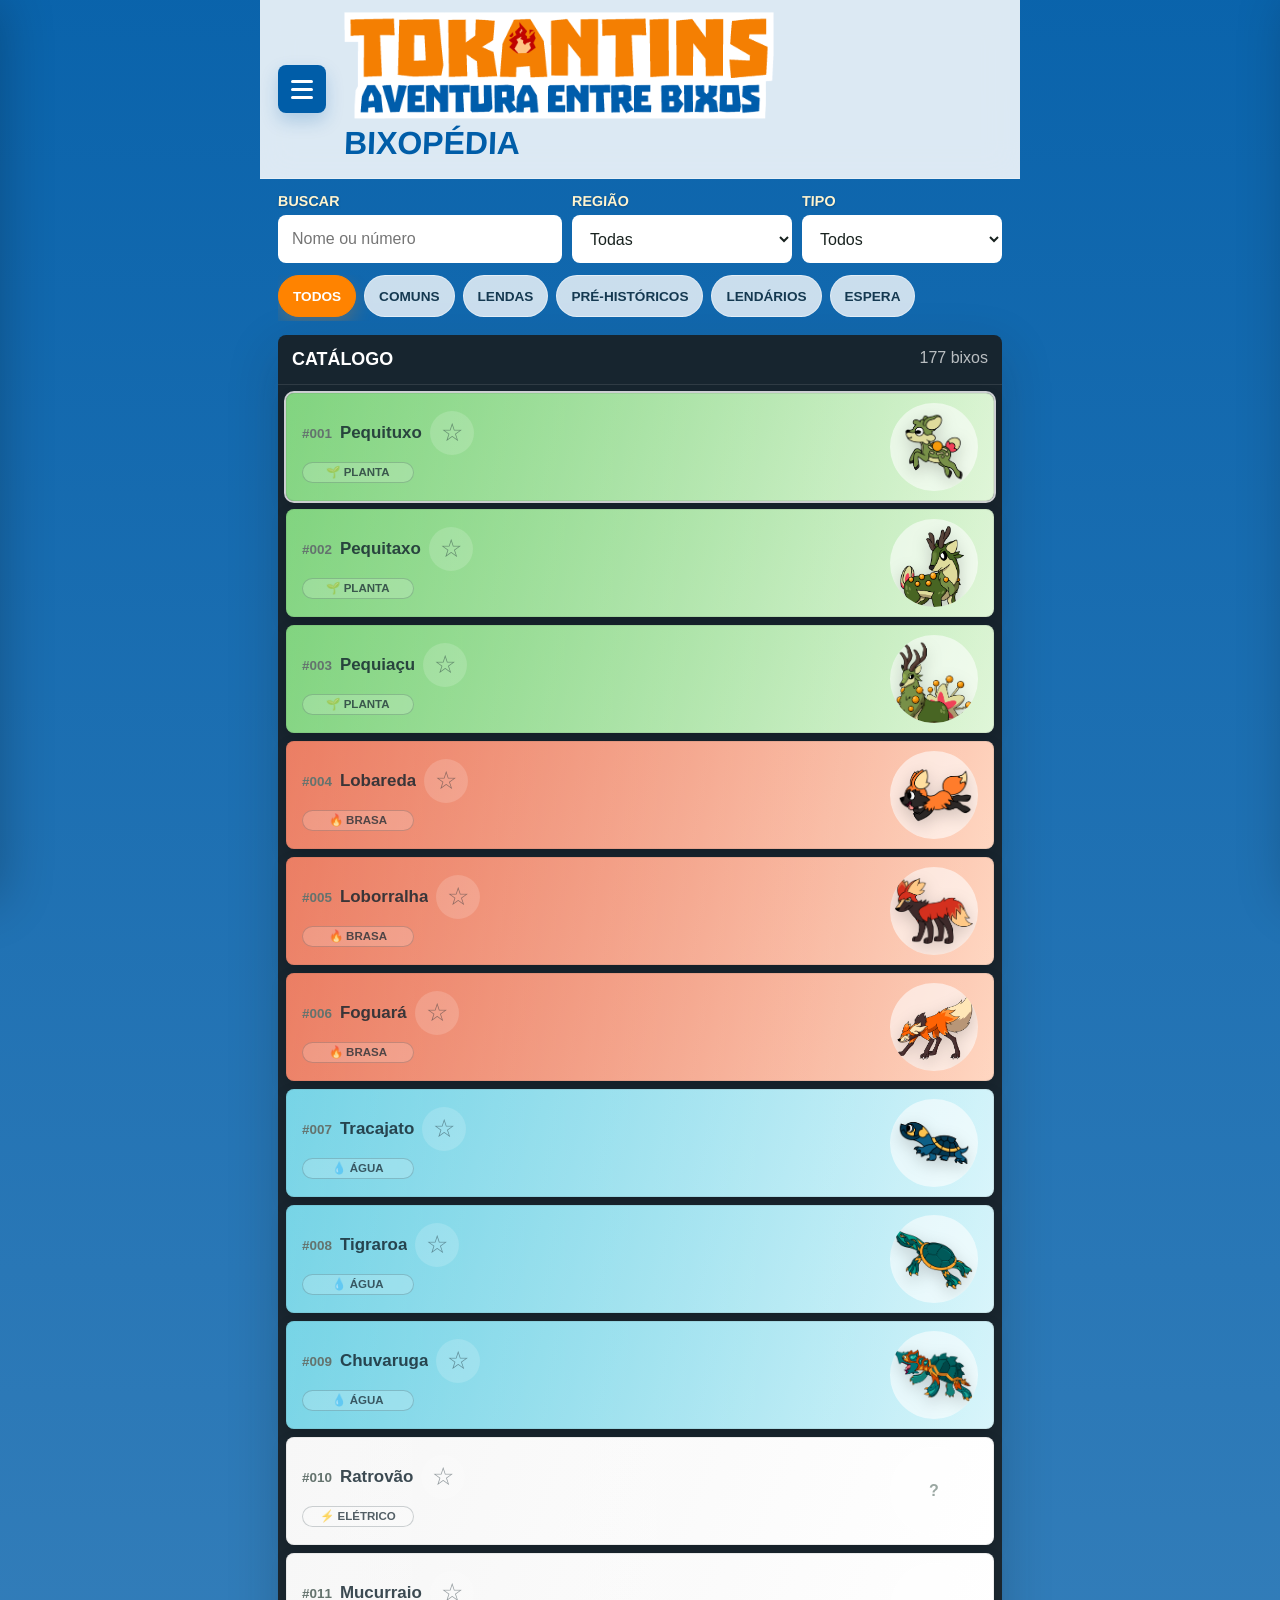
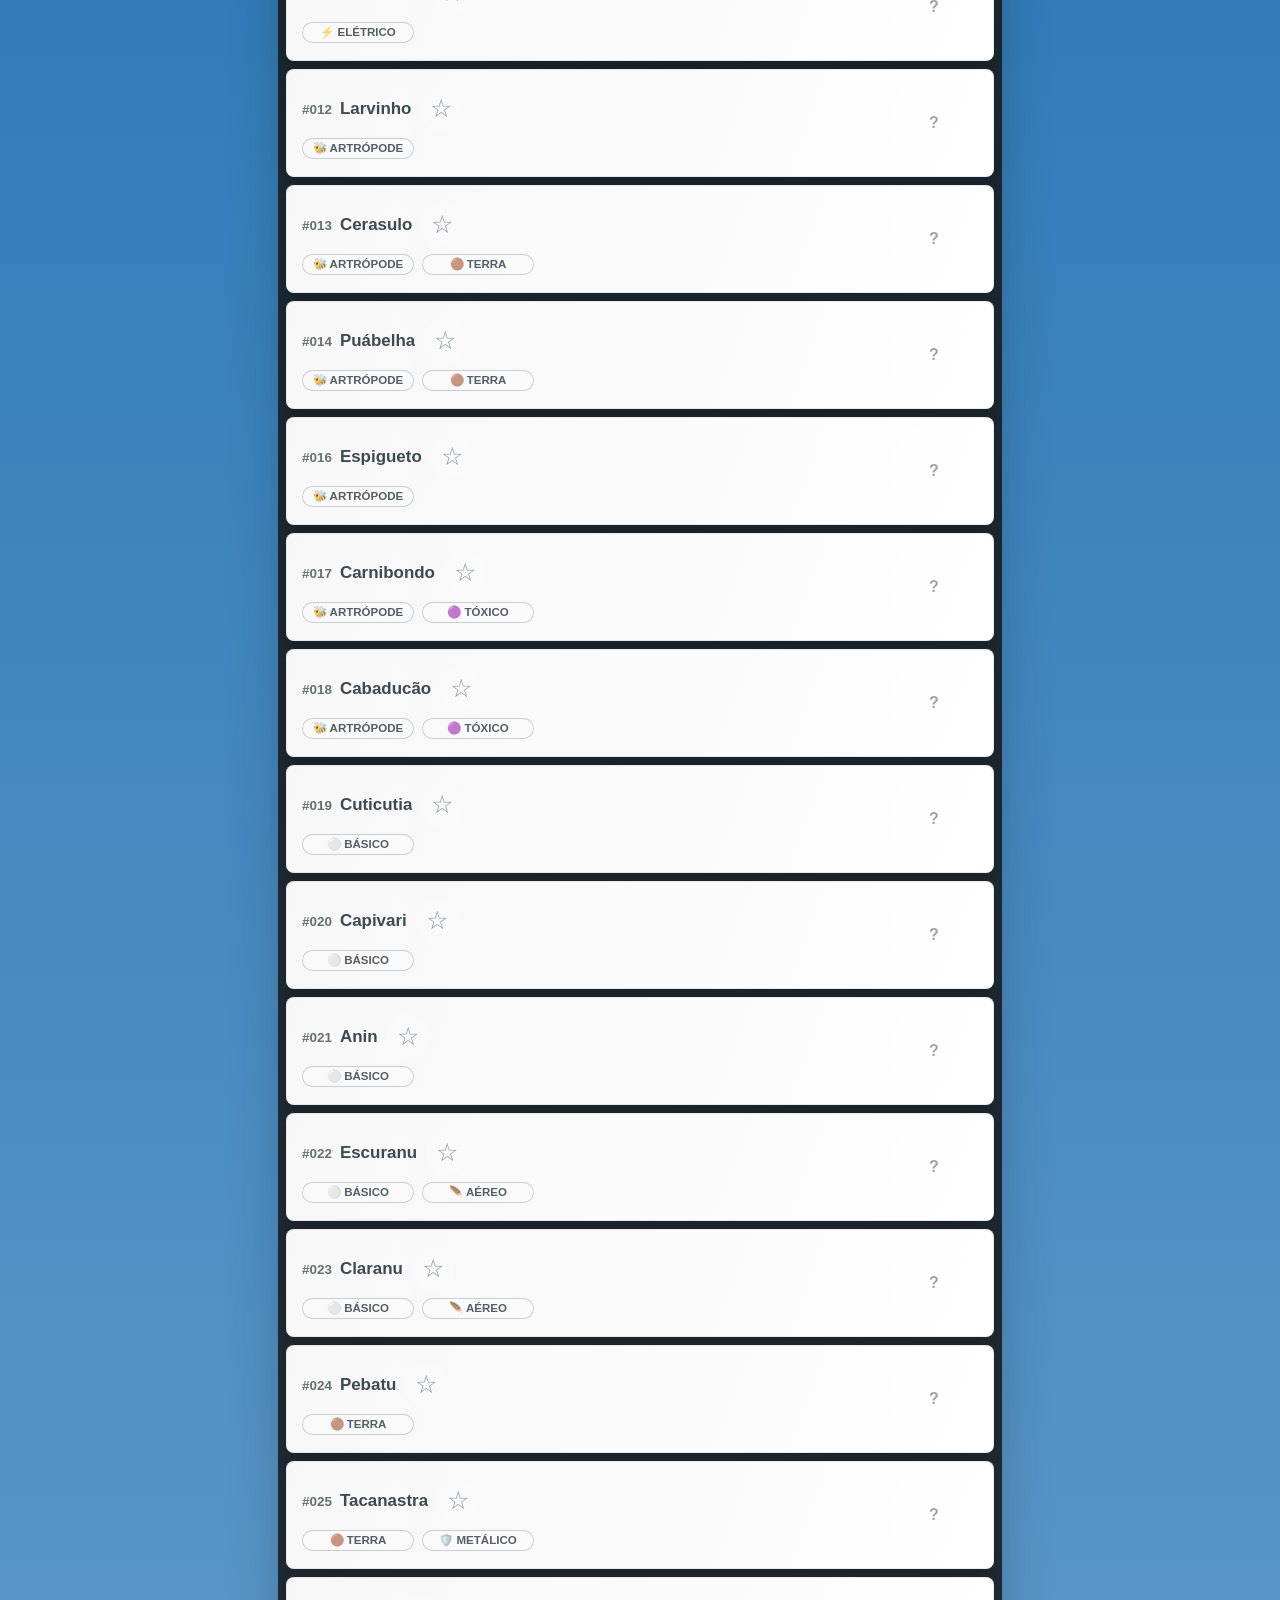
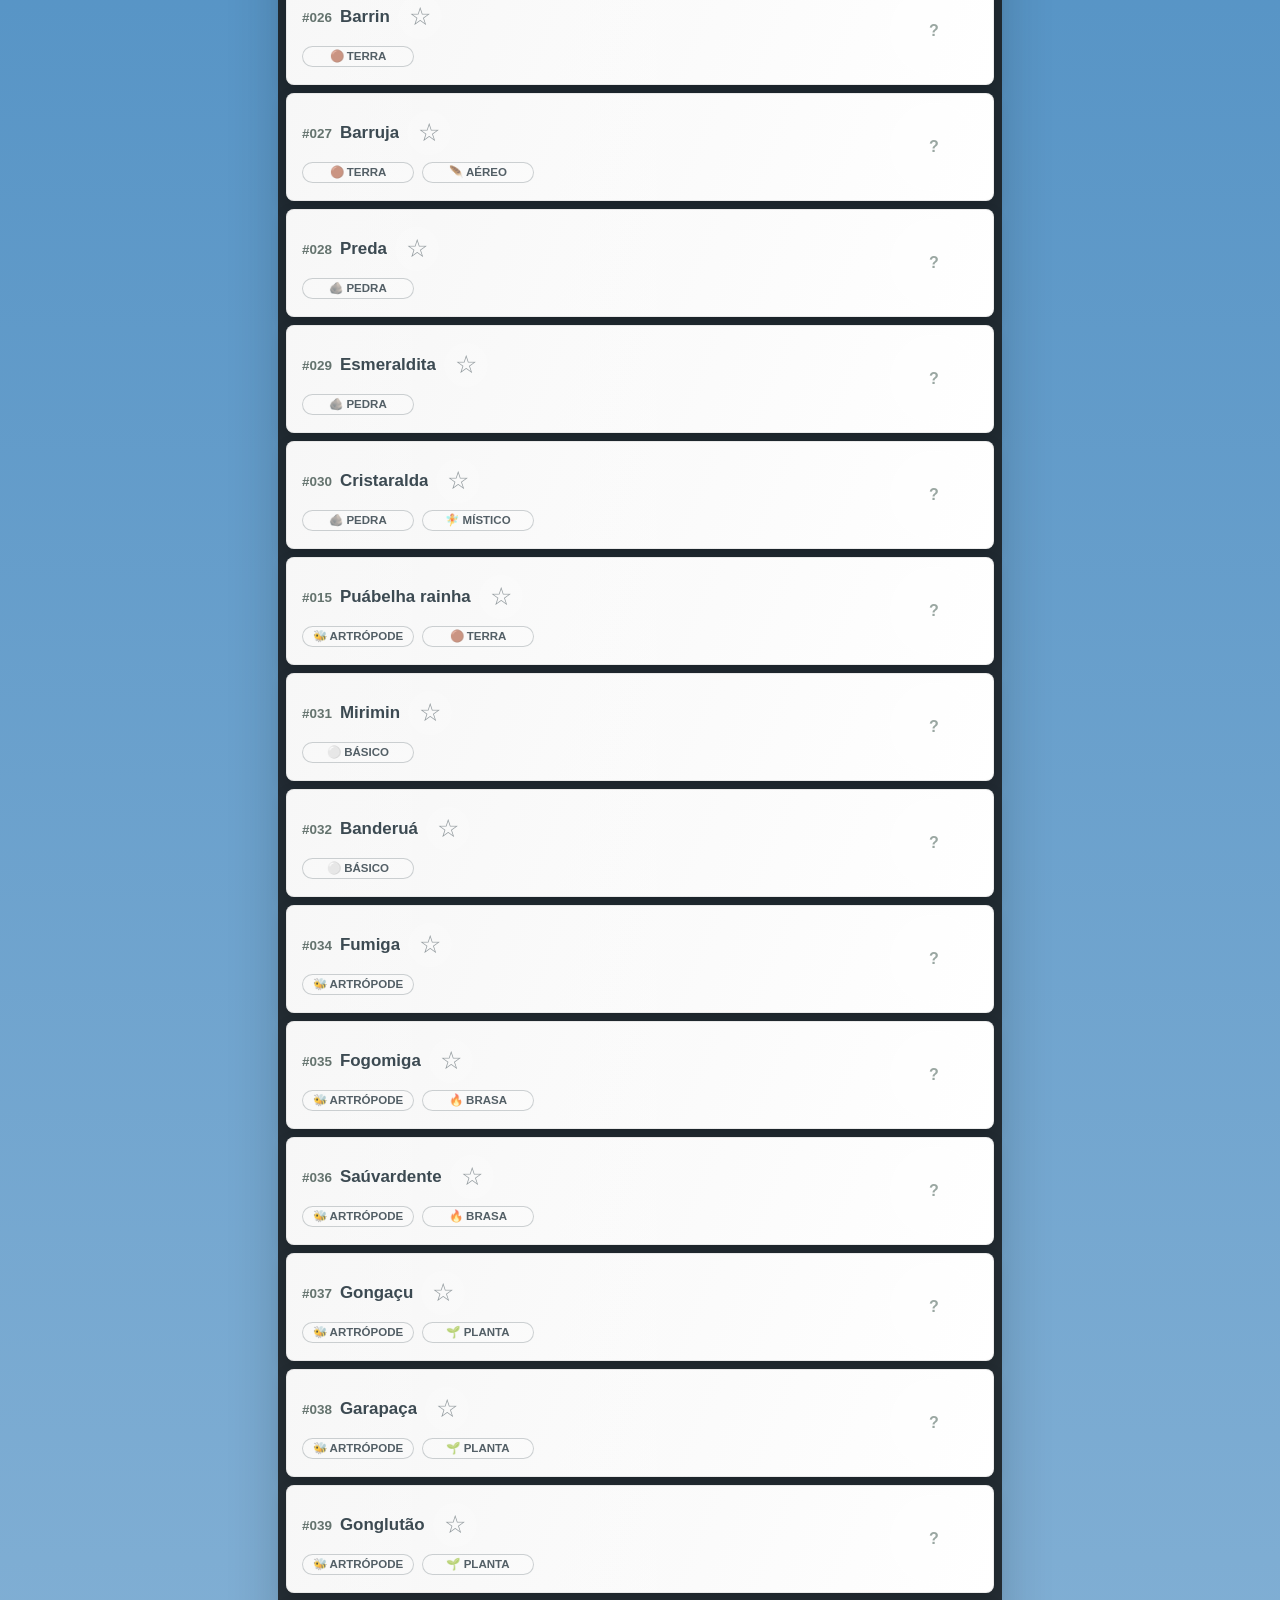
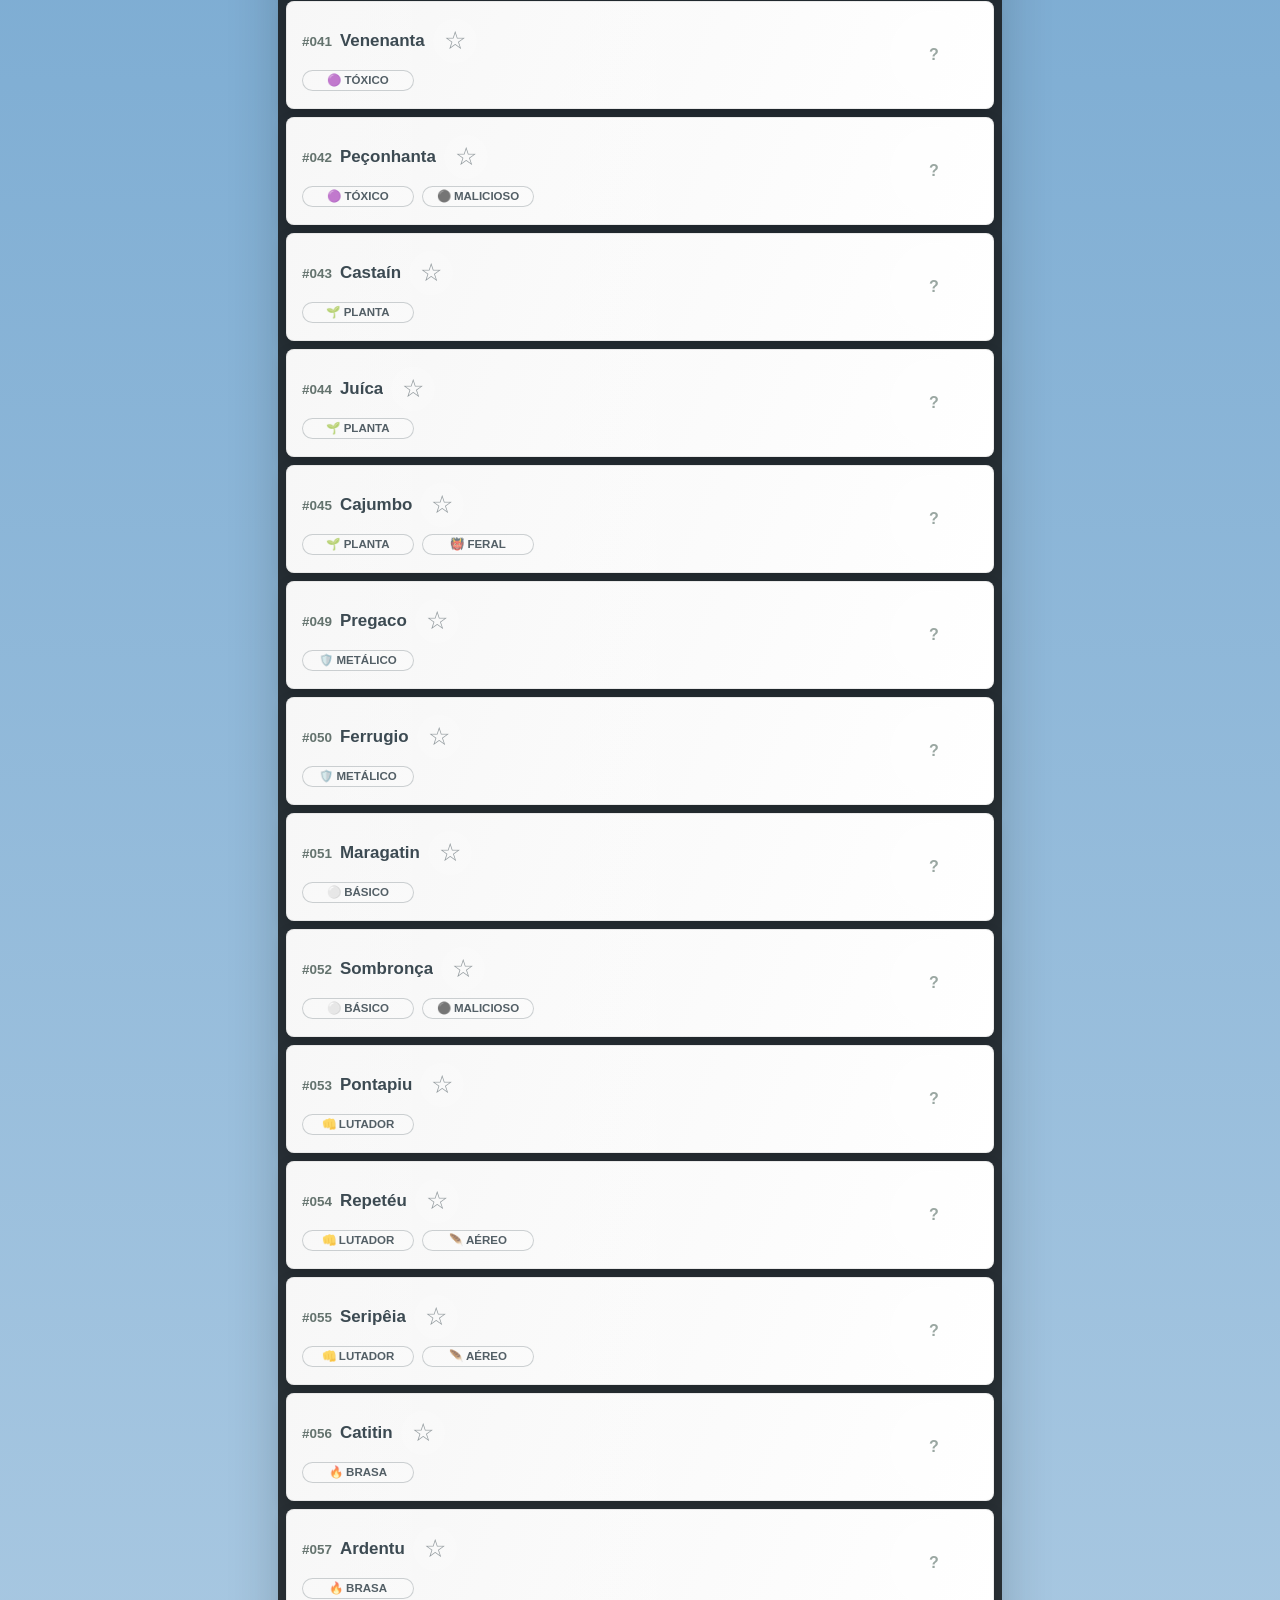
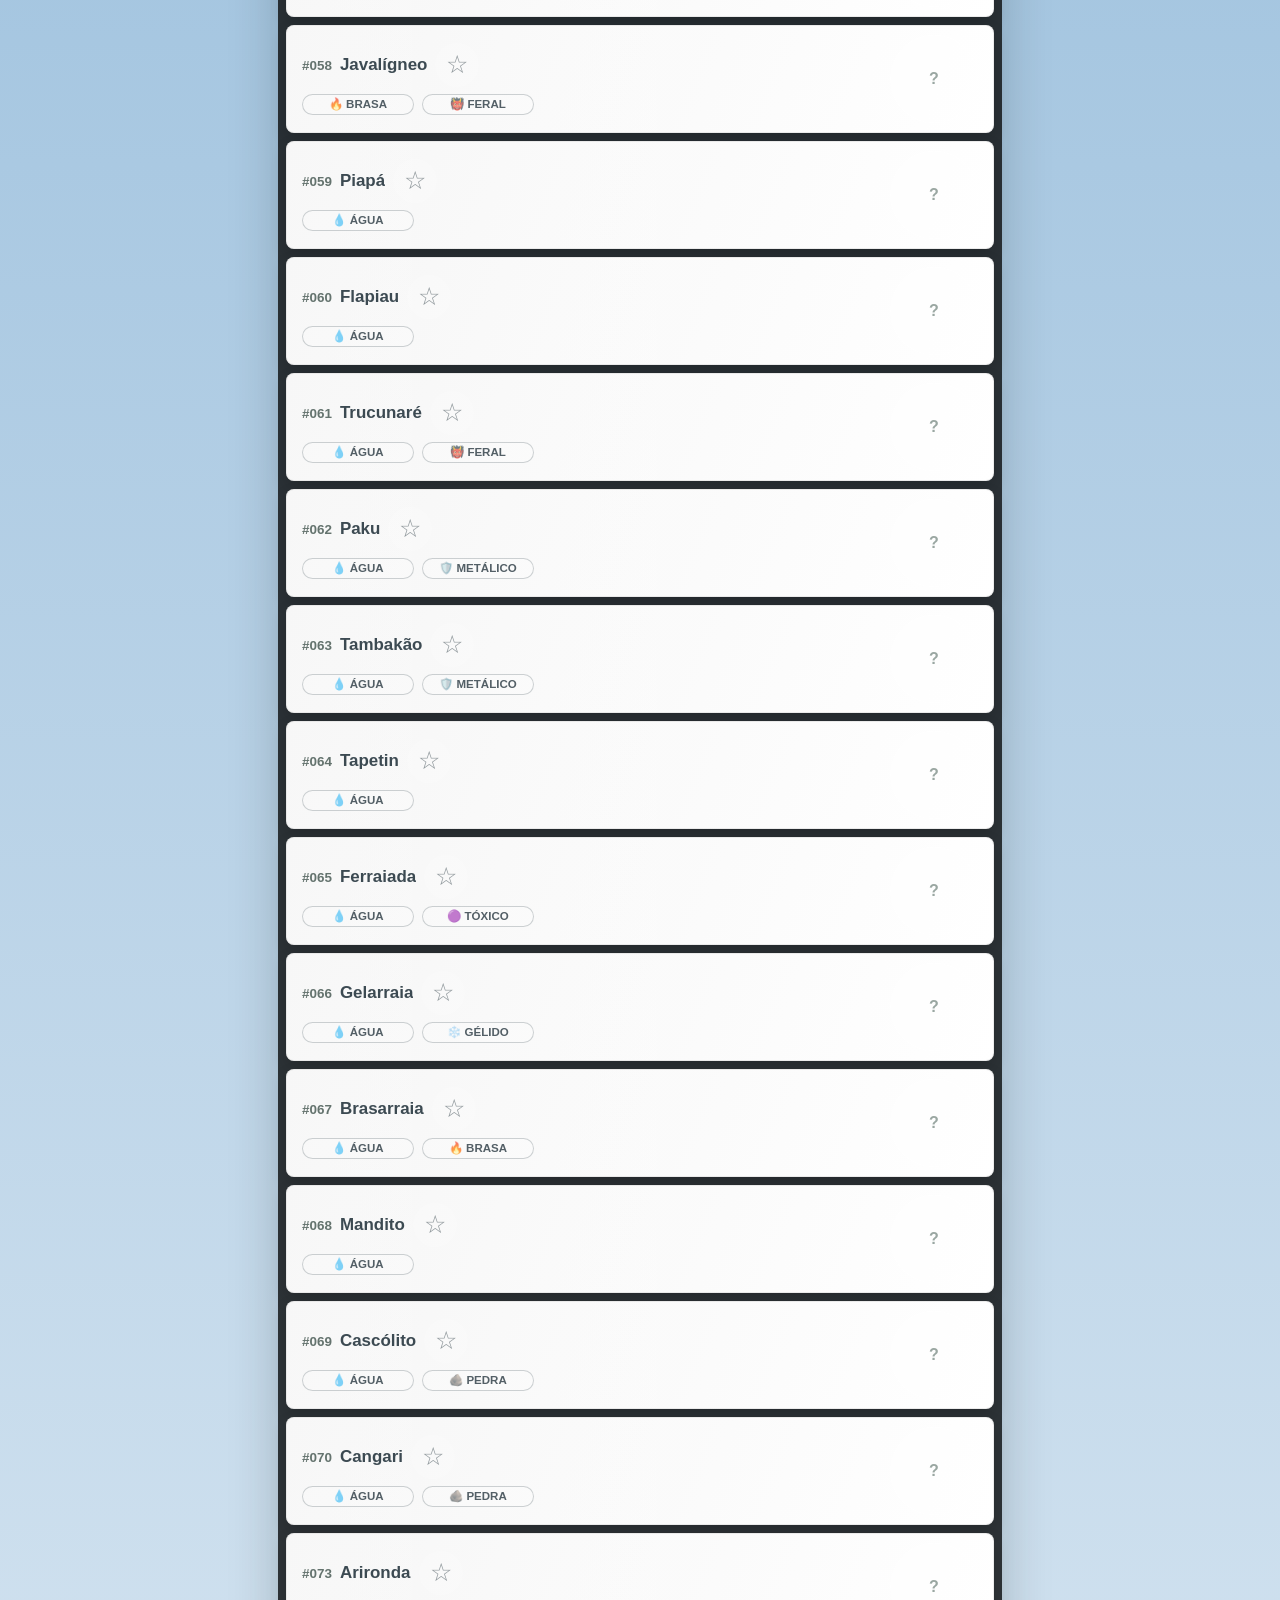
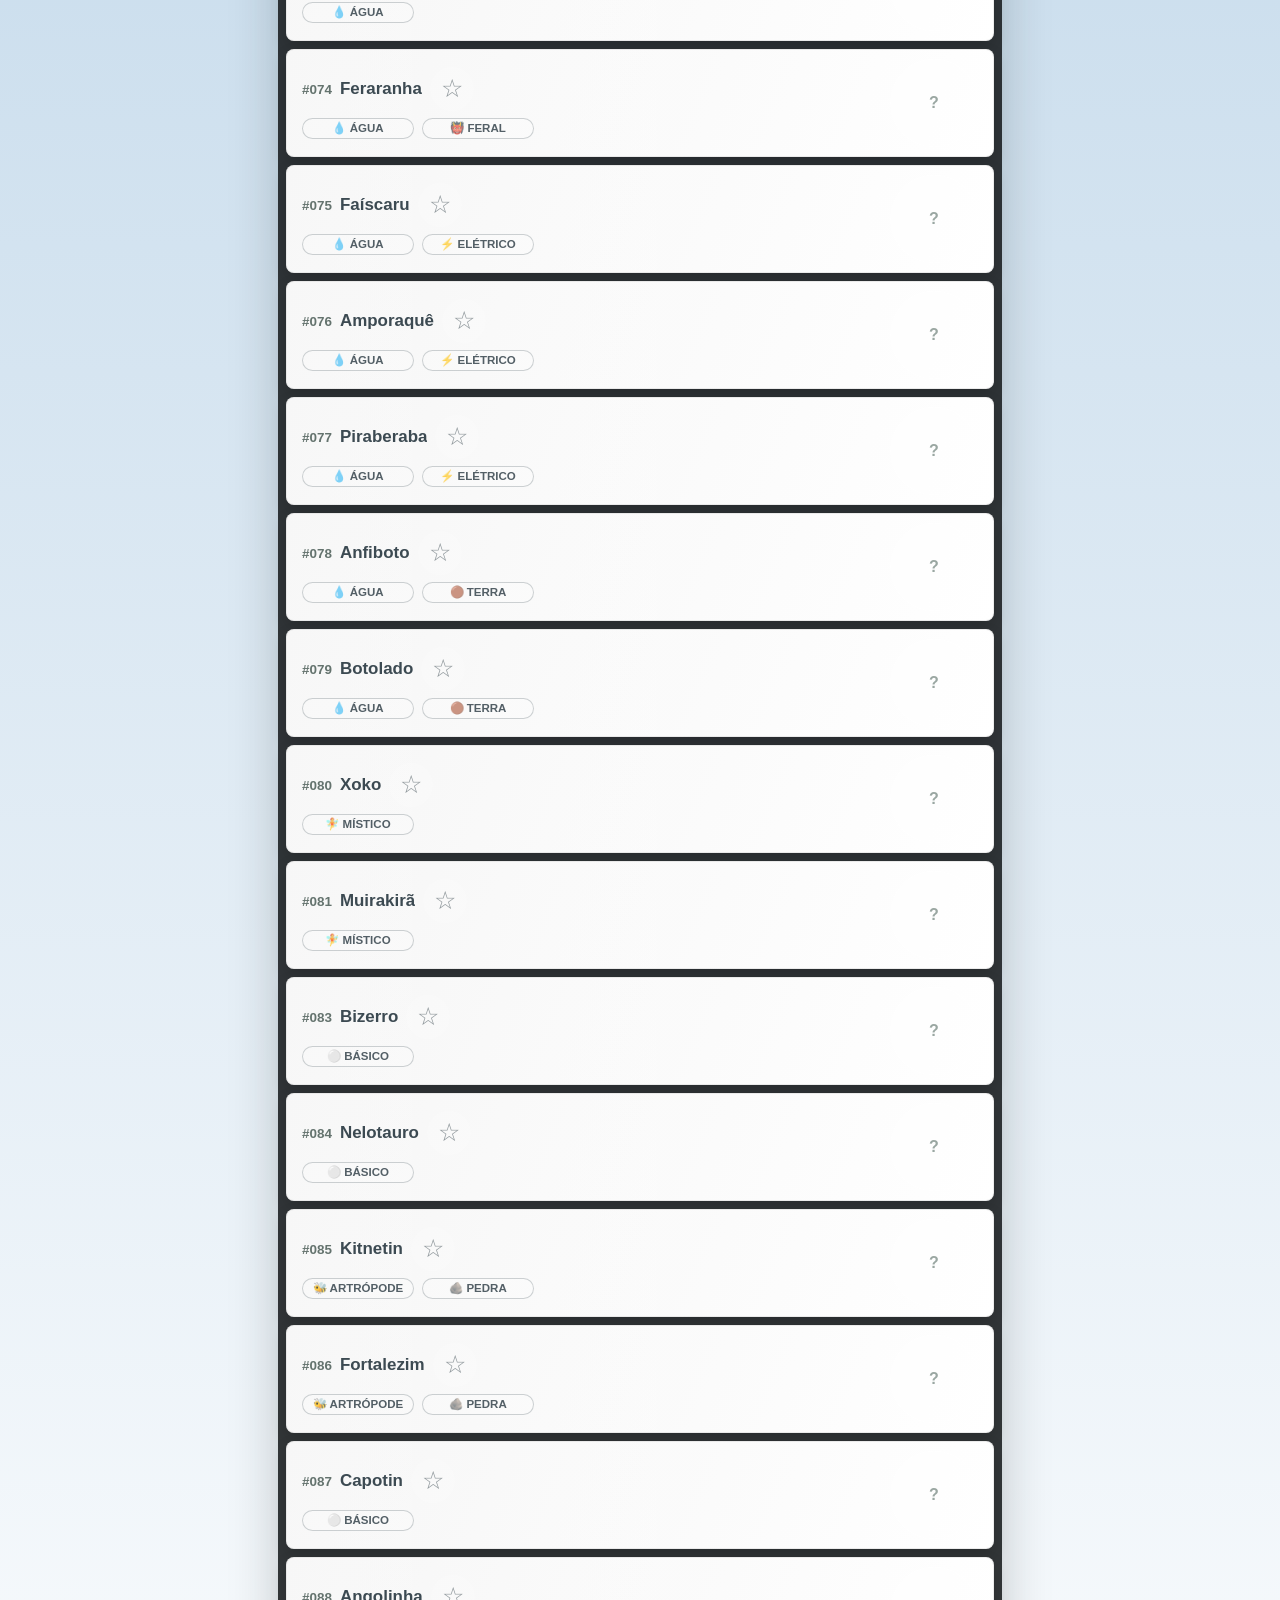
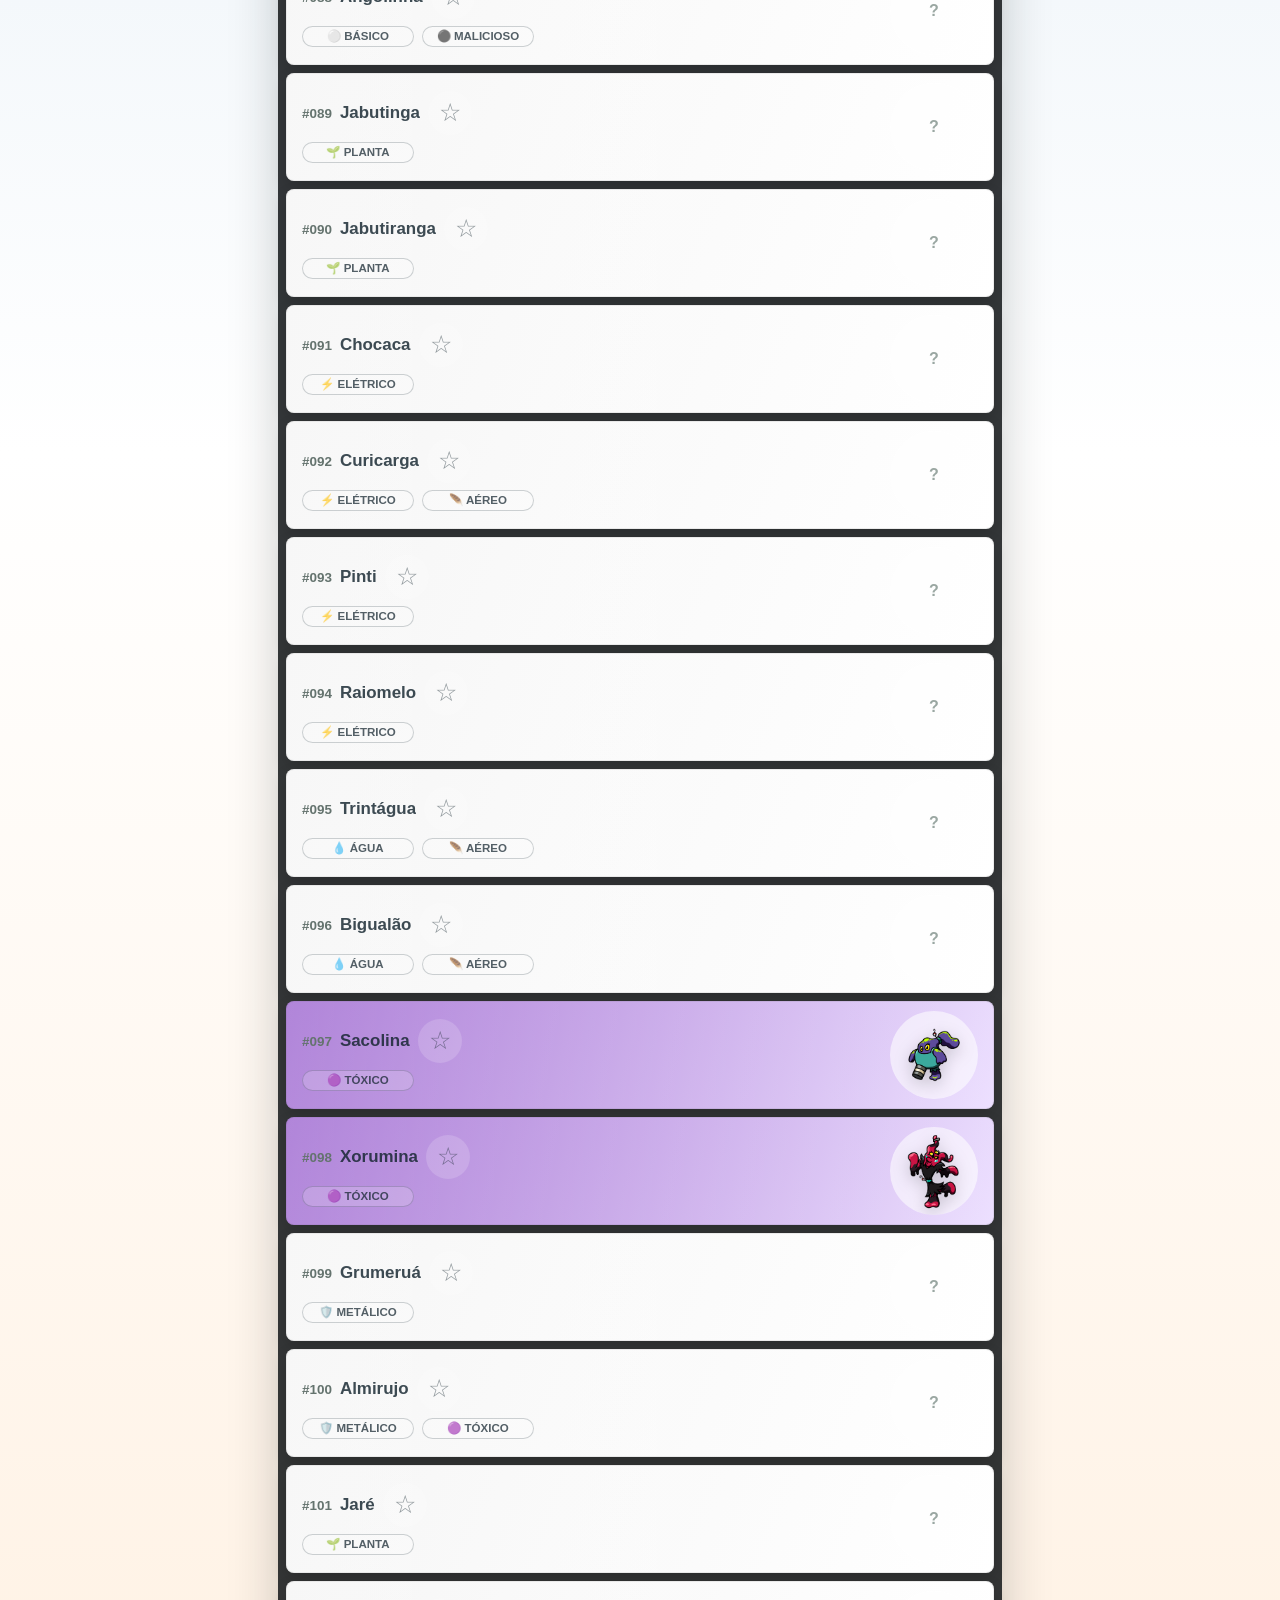
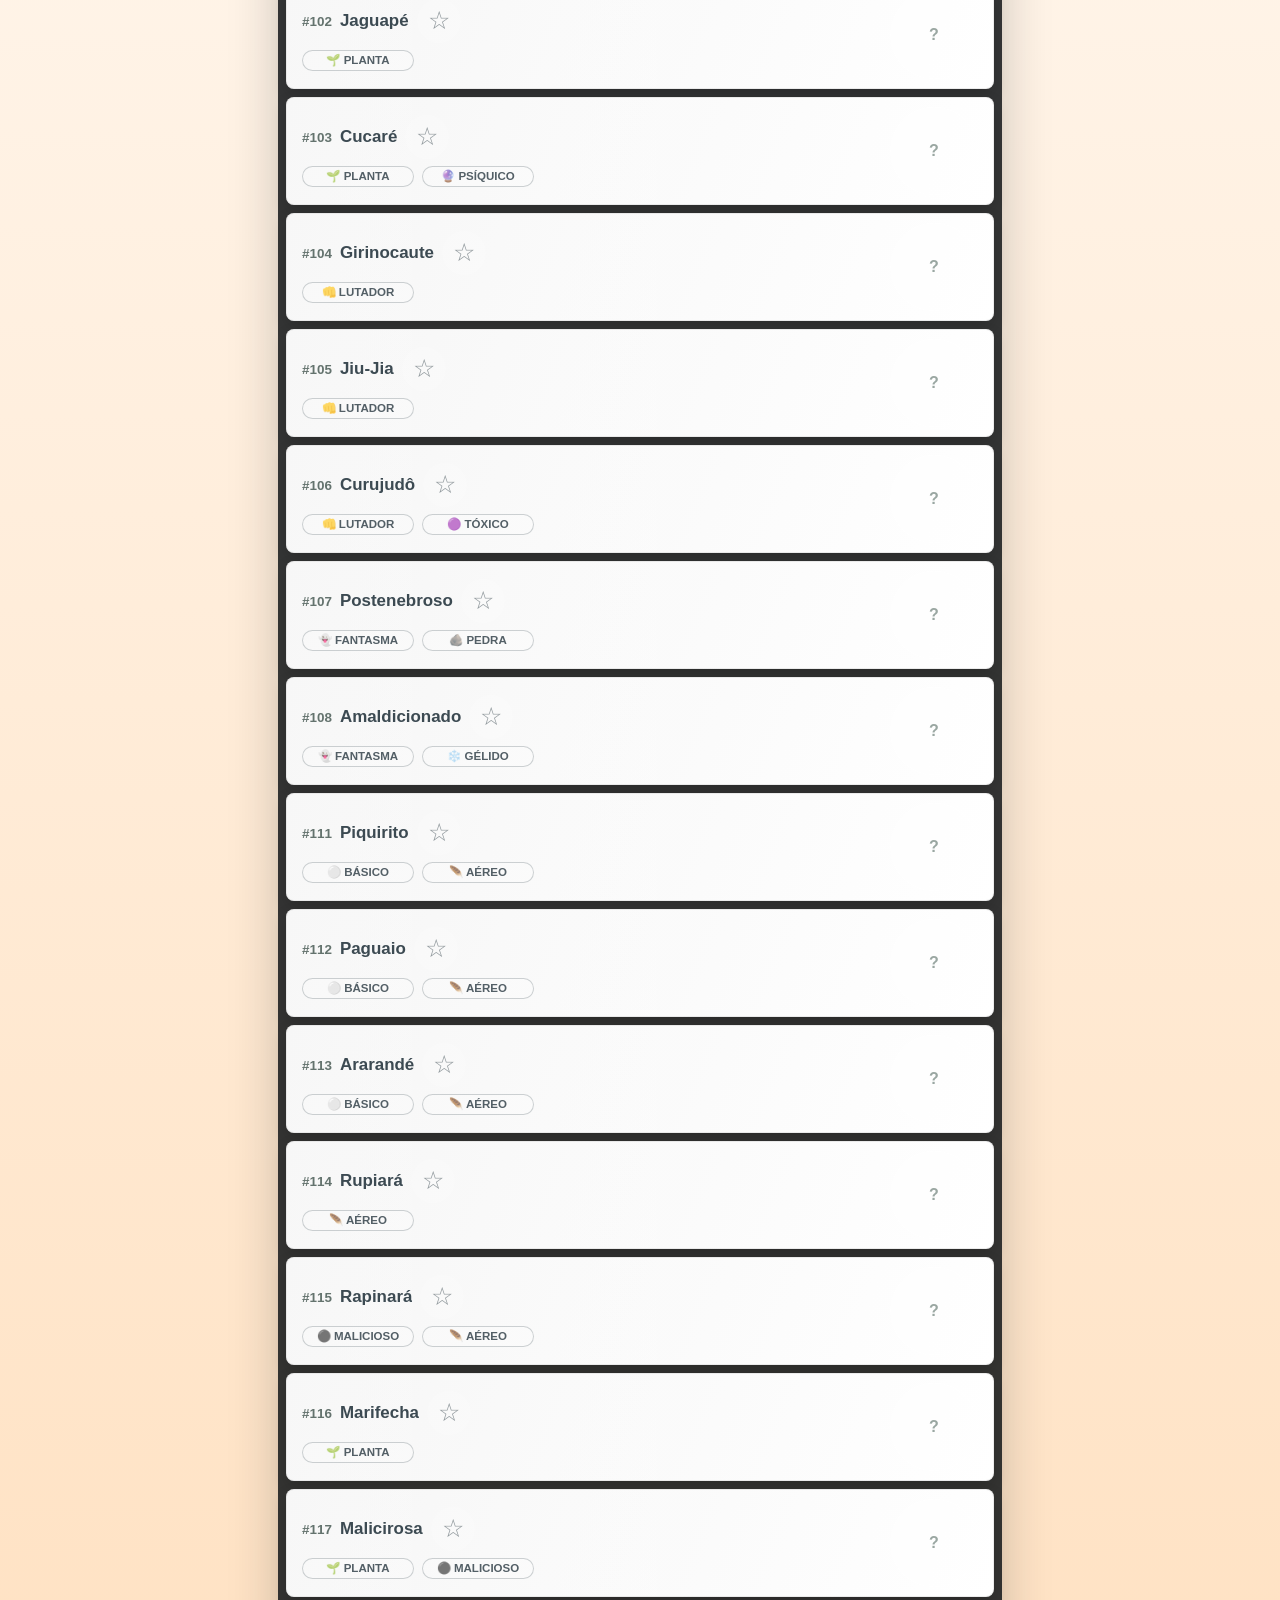
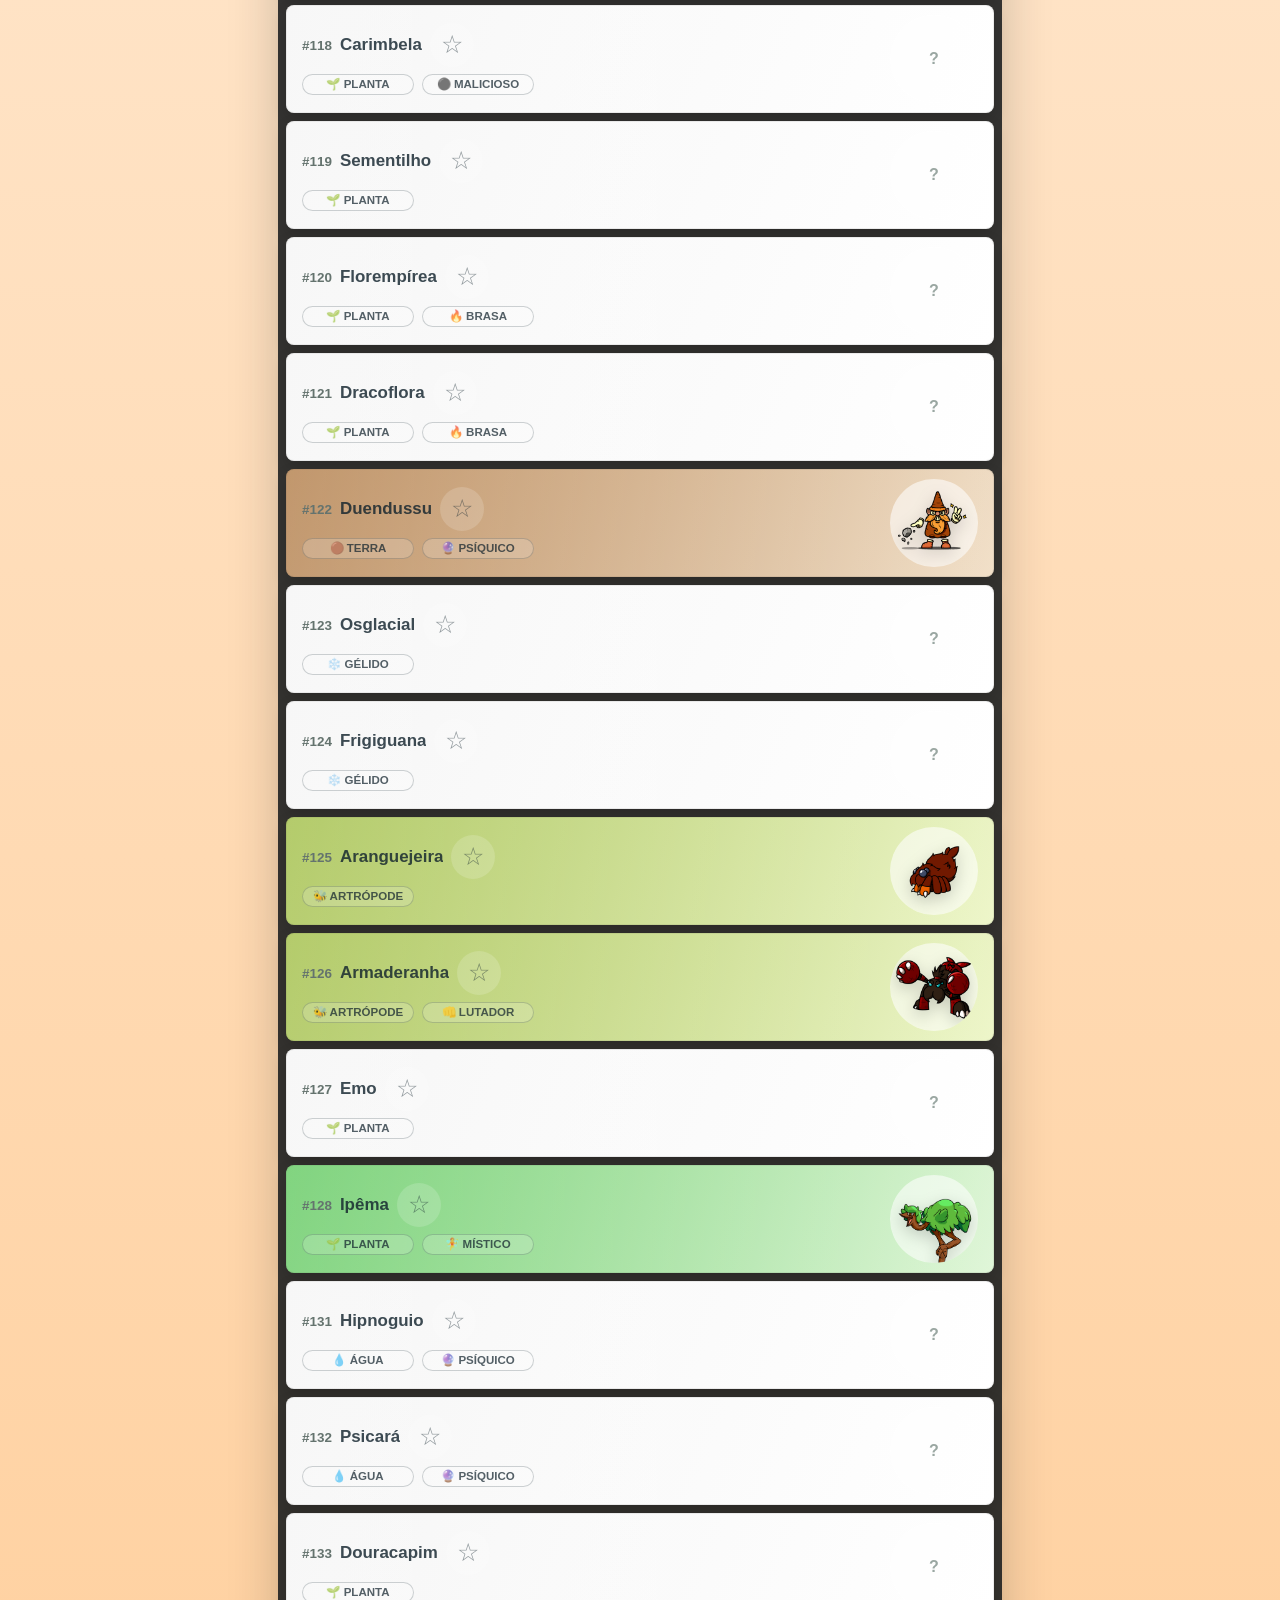
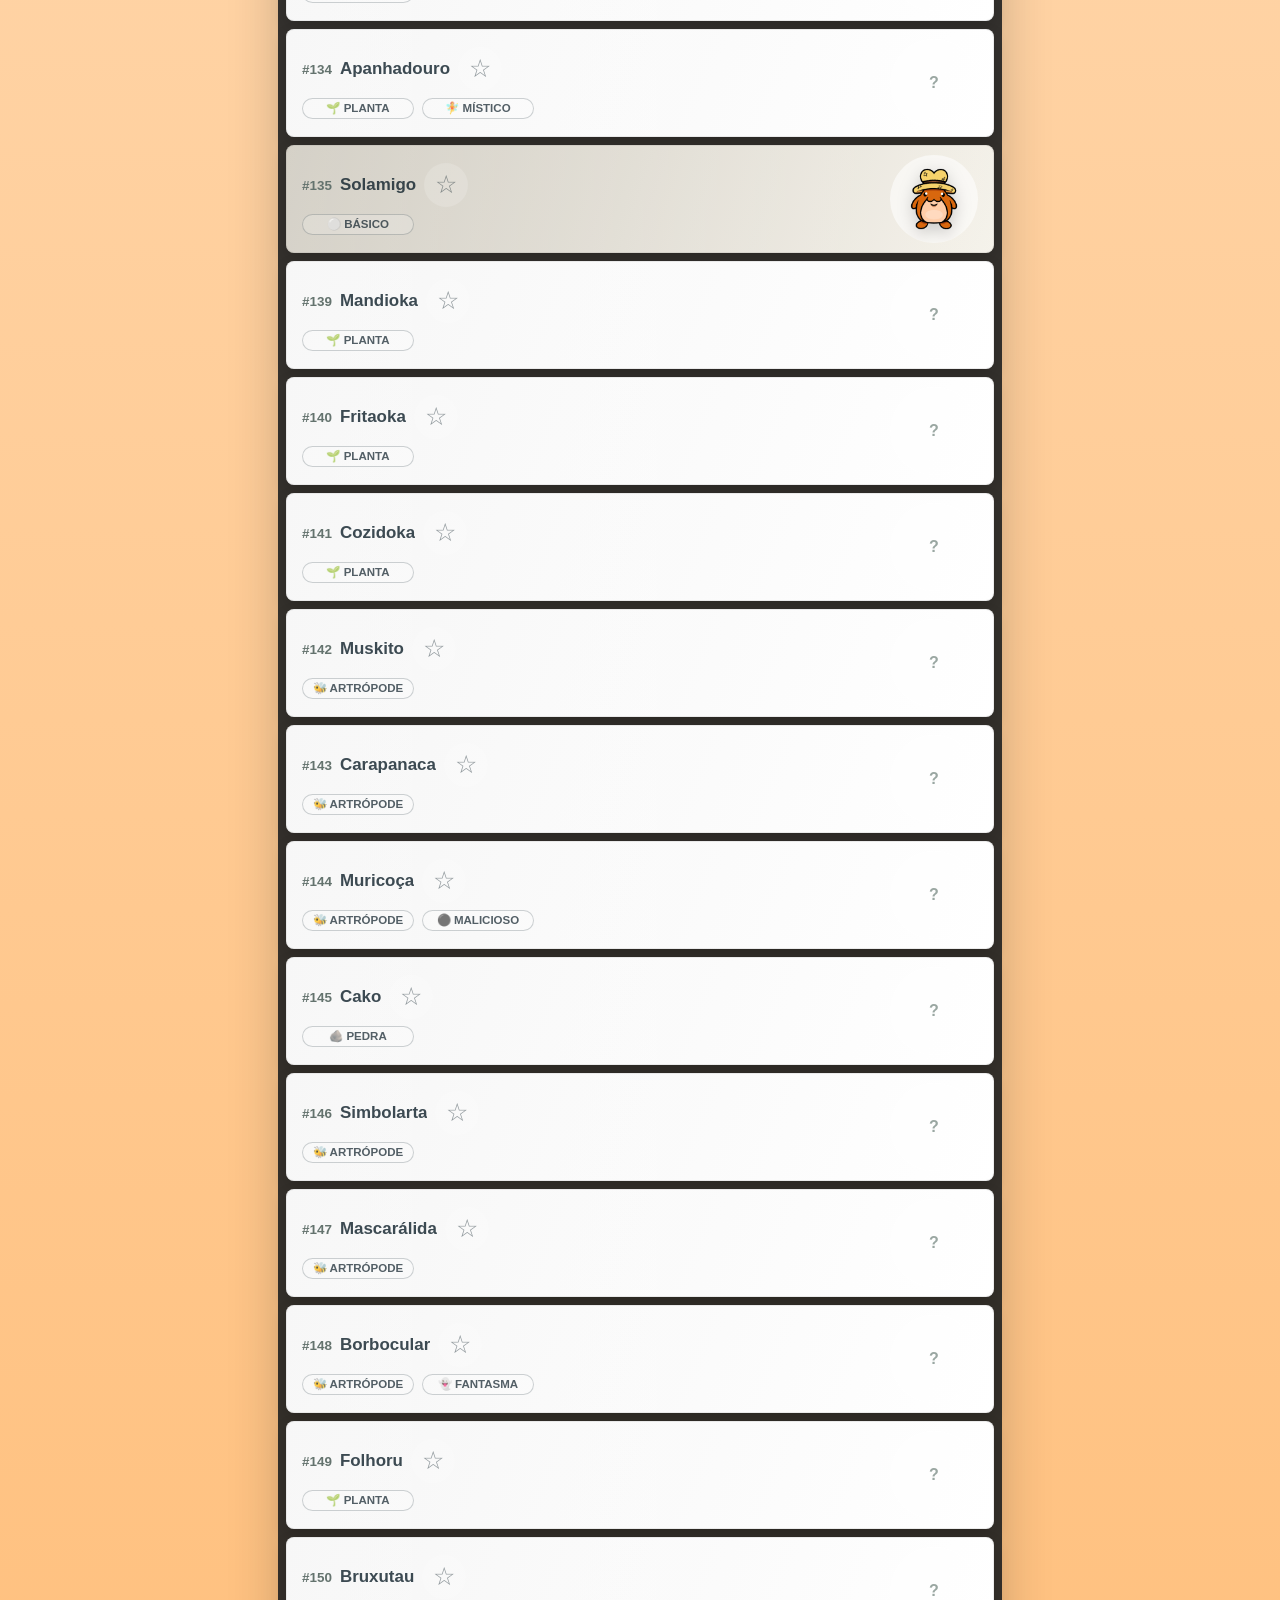
<file: index.html>
<!doctype html>
<html lang="pt-BR">
<head>
  <meta charset="utf-8">
  <meta name="viewport" content="width=device-width, initial-scale=1">
  <meta name="theme-color" content="#005da8">
  <meta name="description" content="Catálogo de bixos do universo Tokantins.">
  <title>Tokantins Bixopédia</title>
  <link rel="manifest" href="manifest.webmanifest">
  <link rel="icon" href="assets/icons/icon-192.png">
  <link rel="apple-touch-icon" href="assets/icons/icon-192.png">
  <link rel="stylesheet" href="styles.css">
</head>
<body>
  <main class="shell">
    <header class="topbar">
      <button class="menu-button" id="menuButton" type="button" aria-label="Abrir menu" aria-expanded="false">
        <span></span>
        <span></span>
        <span></span>
      </button>
      <div class="brand">
        <img class="brand-logo" src="assets/tokantins-logo.png" alt="Tokantins: aventura entre bixos">
        <p class="kicker">Bixopédia</p>
      </div>
    </header>

    <section class="controls" aria-label="Controles da Bixopédia">
      <label class="search">
        <span>Buscar</span>
        <input id="searchInput" type="search" placeholder="Nome ou número">
      </label>
      <label class="filter">
        <span>Região</span>
        <select id="regionFilter"></select>
      </label>
      <label class="filter">
        <span>Tipo</span>
        <select id="typeFilter"></select>
      </label>
    </section>

    <section class="category-tabs" id="categoryTabs" aria-label="Categorias da Bixopédia"></section>

    <div class="drawer-backdrop" id="drawerBackdrop" hidden></div>

    <aside class="side-drawer" id="sideDrawer" aria-label="Menu da Bixopédia" aria-hidden="true">
      <div class="drawer-head">
        <strong>Menu</strong>
        <button class="drawer-close" id="drawerClose" type="button" aria-label="Fechar menu">×</button>
      </div>
      <section class="favorites-panel" id="favoritesPanel" aria-label="Favoritos da Bixopédia"></section>
      <section class="sketches-panel" id="sketchesPanel" aria-label="Esboços da Bixopédia"></section>
      <section class="stats" id="statsPanel" aria-label="Resumo da Bixopédia"></section>
    </aside>

    <section class="layout">
      <aside class="list-panel">
        <div class="list-head">
          <strong>Catálogo</strong>
          <span id="visibleCount">0 bixos</span>
        </div>
        <div class="bixo-list" id="bixoList"></div>
      </aside>

      <section class="detail-panel" id="detailPanel" aria-live="polite"></section>
    </section>
  </main>

  <template id="emptyArtTemplate">
    <div class="empty-art">
      <span>Sem arte</span>
    </div>
  </template>

  <script src="data.js"></script>
  <script src="sketches.js"></script>
  <script src="app.js"></script>
</body>
</html>
</file>
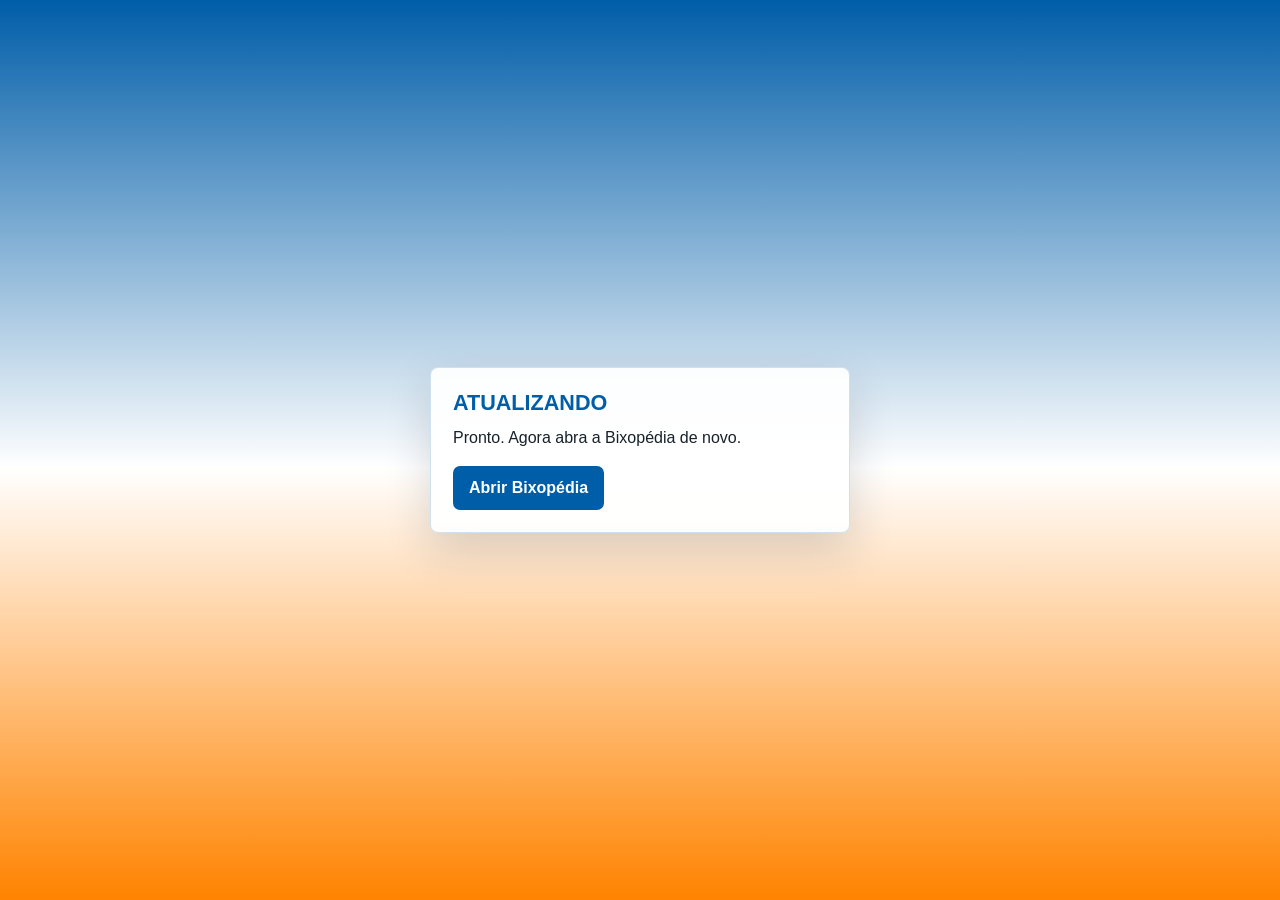
<file: reset.html>
<!doctype html>
<html lang="pt-BR">
<head>
  <meta charset="utf-8">
  <meta name="viewport" content="width=device-width, initial-scale=1">
  <meta name="robots" content="noindex">
  <title>Atualizar Bixopédia</title>
  <style>
    :root {
      color-scheme: light;
      --blue: #005da8;
      --orange: #ff8300;
      --ink: #17212a;
    }

    * {
      box-sizing: border-box;
    }

    body {
      display: grid;
      min-height: 100vh;
      margin: 0;
      place-items: center;
      background: linear-gradient(180deg, var(--blue), #fff 52%, var(--orange));
      color: var(--ink);
      font-family: Arial, Helvetica, sans-serif;
    }

    main {
      width: min(420px, calc(100% - 32px));
      padding: 22px;
      border: 1px solid rgba(0, 93, 168, 0.18);
      border-radius: 8px;
      background: rgba(255, 255, 255, 0.94);
      box-shadow: 0 18px 45px rgba(23, 33, 42, 0.16);
    }

    h1 {
      margin: 0 0 10px;
      color: var(--blue);
      font-family: "Segoe UI Black", "Arial Black", Arial, sans-serif;
      font-size: 1.35rem;
      text-transform: uppercase;
    }

    p {
      margin: 0 0 16px;
      line-height: 1.45;
    }

    a {
      display: inline-grid;
      min-height: 44px;
      padding: 0 16px;
      place-items: center;
      border-radius: 7px;
      background: var(--blue);
      color: #fff;
      font-weight: 800;
      text-decoration: none;
    }
  </style>
</head>
<body>
  <main>
    <h1>Atualizando</h1>
    <p id="status">Limpando a versão antiga da Bixopédia...</p>
    <a id="openApp" href="./?v=22" hidden>Abrir Bixopédia</a>
  </main>

  <script>
    const statusText = document.querySelector("#status");
    const openApp = document.querySelector("#openApp");

    async function resetApp() {
      try {
        if ("serviceWorker" in navigator) {
          const registrations = await navigator.serviceWorker.getRegistrations();
          await Promise.all(registrations.map((registration) => registration.unregister()));
        }

        if ("caches" in window) {
          const keys = await caches.keys();
          await Promise.all(keys.map((key) => caches.delete(key)));
        }

        statusText.textContent = "Pronto. Agora abra a Bixopédia de novo.";
        openApp.hidden = false;

        setTimeout(() => {
          window.location.replace("./?v=22");
        }, 1200);
      } catch (error) {
        statusText.textContent = "Nao consegui limpar automaticamente. Toque no botao abaixo para tentar abrir a versao nova.";
        openApp.hidden = false;
      }
    }

    resetApp();
  </script>
</body>
</html>
</file>
<file: styles.css>
:root {
  color-scheme: light;
  --logo-font: "Segoe UI Black", "Arial Black", "Trebuchet MS", Arial, sans-serif;
  --ui-font: Arial, Helvetica, sans-serif;
  --ink: #18221f;
  --muted: #64736e;
  --paper: #fbfaf4;
  --panel: #ffffff;
  --line: #d9e2dc;
  --brand: #005da8;
  --brand-2: #ff8300;
  --accent: #c70808;
  --shadow: 0 18px 45px rgba(24, 34, 31, 0.12);
}

* {
  box-sizing: border-box;
}

body {
  margin: 0;
  min-height: 100vh;
  background:
    linear-gradient(180deg, rgba(0, 93, 168, 0.96) 0%, rgba(255, 255, 255, 0.96) 48%, rgba(255, 131, 0, 0.9) 100%);
  color: var(--ink);
  font-family: var(--ui-font);
}

button,
input,
select,
textarea {
  font: inherit;
}

button {
  cursor: pointer;
}

.shell {
  width: min(1180px, 100%);
  margin: 0 auto;
  padding: 18px;
}

.topbar {
  position: sticky;
  top: 0;
  z-index: 5;
  display: flex;
  align-items: center;
  justify-content: space-between;
  gap: 18px;
  margin: -18px -18px 14px;
  padding: 12px 18px;
  border-bottom: 1px solid rgba(255, 255, 255, 0.32);
  background: rgba(255, 255, 255, 0.86);
  backdrop-filter: blur(16px);
}

.brand {
  display: grid;
  gap: 6px;
  min-width: 0;
}

.brand-logo {
  display: block;
  width: min(430px, 100%);
  height: auto;
  object-fit: contain;
}

.kicker {
  margin: 0 0 4px;
  color: var(--brand);
  font-family: var(--logo-font);
  font-size: clamp(1.15rem, 3vw, 2rem);
  font-weight: 900;
  letter-spacing: 0;
  text-transform: uppercase;
  text-shadow: none;
  transform: skew(-2deg);
  transform-origin: left center;
}

h2,
p {
  margin: 0;
}

.controls {
  display: grid;
  grid-template-columns: minmax(0, 1fr) minmax(160px, 220px) minmax(150px, 200px);
  gap: 10px;
  margin: 8px 0 14px;
}

.stats {
  display: grid;
  grid-template-columns: repeat(5, minmax(0, 1fr));
  gap: 10px;
  margin: 0 0 14px;
}

.stats h2 {
  display: none;
}

.favorites-panel,
.sketches-panel {
  margin: 0 0 14px;
  border: 1px solid var(--line);
  border-radius: 8px;
  background: rgba(255, 255, 255, 0.92);
  box-shadow: 0 10px 28px rgba(24, 34, 31, 0.08);
  overflow: hidden;
}

.favorite-toggle,
.sketch-toggle {
  display: grid;
  grid-template-columns: minmax(0, 1fr) auto auto;
  align-items: center;
  gap: 10px;
  width: 100%;
  min-height: 58px;
  padding: 12px 14px;
  border: 0;
  background: #fff;
  color: var(--ink);
  text-align: left;
}

.favorite-toggle span,
.favorite-toggle strong,
.sketch-toggle span,
.sketch-toggle strong {
  font-family: var(--logo-font);
  font-weight: 900;
  text-transform: uppercase;
}

.favorite-toggle span,
.sketch-toggle span {
  color: var(--brand);
  font-size: 1.08rem;
}

.favorite-toggle strong,
.sketch-toggle strong {
  display: grid;
  place-items: center;
  min-width: 34px;
  height: 34px;
  border-radius: 999px;
  background: #fff4cc;
  color: #714000;
}

.favorite-toggle em,
.sketch-toggle em {
  color: var(--muted);
  font-style: normal;
  font-weight: 700;
}

.favorite-content,
.sketch-content {
  display: grid;
  grid-template-columns: repeat(auto-fill, minmax(180px, 1fr));
  gap: 10px;
  padding: 12px;
  border-top: 1px solid var(--line);
}

.favorite-card,
.sketch-card {
  display: grid;
  grid-template-columns: 70px minmax(0, 1fr);
  gap: 10px;
  align-items: center;
  min-height: 88px;
  padding: 8px;
  border: 1px solid var(--line);
  border-radius: 8px;
  background: #fff;
}

.favorite-card {
  width: 100%;
  color: inherit;
  text-align: left;
}

.favorite-card:hover {
  border-color: var(--brand-2);
  box-shadow: 0 0 0 3px rgba(255, 131, 0, 0.14);
}

.favorite-thumb,
.sketch-thumb {
  display: grid;
  place-items: center;
  width: 70px;
  height: 70px;
  border-radius: 8px;
  background: #f2f1ea;
  overflow: hidden;
}

.favorite-thumb img,
.sketch-thumb img {
  width: 100%;
  height: 100%;
  object-fit: contain;
}

.favorite-empty-thumb {
  display: grid;
  place-items: center;
  width: 100%;
  height: 100%;
  color: #9aa7a2;
  font-family: var(--logo-font);
  font-weight: 900;
}

.favorite-info,
.sketch-info {
  display: grid;
  gap: 4px;
  min-width: 0;
}

.favorite-info strong,
.favorite-info span,
.sketch-info strong,
.sketch-info span,
.sketch-info small {
  overflow: hidden;
  text-overflow: ellipsis;
  white-space: nowrap;
}

.favorite-info strong,
.sketch-info strong {
  font-family: var(--logo-font);
  font-weight: 900;
  text-transform: uppercase;
}

.favorite-info span,
.sketch-info span,
.sketch-info small,
.favorite-empty,
.sketch-empty {
  color: var(--muted);
}

.favorite-empty,
.sketch-empty {
  margin: 0;
  padding: 4px;
}

.stat-card {
  display: grid;
  gap: 4px;
  min-height: 72px;
  padding: 12px;
  border: 1px solid var(--line);
  border-left: 6px solid var(--brand);
  border-radius: 8px;
  background: rgba(255, 255, 255, 0.9);
  box-shadow: 0 10px 28px rgba(24, 34, 31, 0.08);
}

.stat-card span {
  color: var(--muted);
  font-family: var(--logo-font);
  font-size: 0.82rem;
  font-weight: 900;
  text-transform: uppercase;
}

.stat-card strong {
  color: var(--ink);
  font-family: var(--logo-font);
  font-size: 1.72rem;
  font-weight: 900;
  line-height: 1;
}

.art-ready {
  border-left-color: var(--brand-2);
}

.sketch-ready {
  border-left-color: #7a5cff;
}

.art-missing {
  border-left-color: var(--accent);
}

.search,
.filter,
.notes {
  display: grid;
  gap: 6px;
}

.search span,
.filter span,
.notes span {
  color: var(--brand);
  font-family: var(--logo-font);
  font-size: 0.9rem;
  font-weight: 900;
  text-transform: uppercase;
  transform: skew(-2deg);
  transform-origin: left center;
}

input,
select,
textarea {
  width: 100%;
  border: 0;
  border-radius: 8px;
  background: var(--panel);
  color: var(--ink);
  outline: none;
}

input,
select {
  height: 48px;
  padding: 0 14px;
}

textarea {
  min-height: 118px;
  resize: vertical;
  padding: 12px;
  line-height: 1.45;
}

input:focus,
select:focus,
textarea:focus {
  border-color: var(--brand);
  box-shadow: 0 0 0 3px rgba(15, 122, 107, 0.14);
}

.layout {
  display: grid;
  grid-template-columns: 380px minmax(0, 1fr);
  gap: 14px;
  align-items: start;
}

.list-panel,
.detail-panel {
  border: 0;
  border-radius: 8px;
  background: rgba(255, 255, 255, 0.94);
  box-shadow: 0 18px 50px rgba(24, 34, 31, 0.18);
}

.list-panel {
  position: sticky;
  top: 12px;
  overflow: hidden;
}

.list-head {
  display: flex;
  justify-content: space-between;
  padding: 14px;
  border-bottom: 1px solid var(--line);
}

.list-head strong {
  color: var(--brand);
  font-family: var(--logo-font);
  font-size: 1.12rem;
  text-transform: uppercase;
}

.list-head span {
  color: var(--muted);
}

.bixo-list {
  display: grid;
  gap: 8px;
  max-height: calc(100vh - 220px);
  overflow: auto;
  padding: 10px;
}

.bixo-row {
  display: grid;
  grid-template-columns: minmax(0, 1fr) auto 72px;
  align-items: center;
  gap: 10px;
  width: 100%;
  min-height: 82px;
  padding: 10px 10px 10px 14px;
  border: 0;
  border-left: 7px solid var(--row-color);
  border-radius: 8px;
  background: linear-gradient(90deg, var(--row-soft), #ffffff);
  color: inherit;
  text-align: left;
  box-shadow: 0 8px 18px rgba(24, 34, 31, 0.08);
}

.bixo-row:hover,
.bixo-row.active {
  outline: 2px solid var(--row-color);
  outline-offset: 0;
  background: var(--row-soft);
}

.thumb,
.tiny-empty {
  display: grid;
  place-items: center;
  width: 70px;
  height: 62px;
  border-radius: 8px;
  background: rgba(255, 255, 255, 0.42);
  overflow: hidden;
}

.thumb img {
  width: 100%;
  height: 100%;
  object-fit: contain;
  filter: drop-shadow(0 6px 8px rgba(24, 34, 31, 0.14));
}

.tiny-empty {
  color: #9aa7a2;
  font-weight: 900;
}

.row-text {
  display: grid;
  gap: 5px;
  min-width: 0;
}

.row-text strong {
  color: #0d3458;
  font-family: var(--logo-font);
  font-size: 1rem;
  font-weight: 900;
  text-transform: uppercase;
}

.row-text strong,
.row-text span,
.row-text small {
  overflow: hidden;
  text-overflow: ellipsis;
  white-space: nowrap;
}

.row-text span,
.art-count {
  color: var(--muted);
  font-size: 0.84rem;
}

.art-count {
  display: grid;
  place-items: center;
  min-width: 28px;
  height: 28px;
  border-radius: 999px;
  background: #fff4cc;
  color: #714000;
  font-family: var(--logo-font);
  font-weight: 800;
}

.status-pill {
  justify-self: start;
  max-width: 100%;
  padding: 3px 7px;
  border-radius: 999px;
  background: #eef3f7;
  color: var(--muted);
  font-size: 0.72rem;
  font-weight: 800;
}

.type-chips {
  display: flex;
  flex-wrap: wrap;
  gap: 5px;
}

.type-chip {
  display: inline-flex;
  align-items: center;
  gap: 4px;
  max-width: 100%;
  padding: 3px 7px;
  border: 1px solid rgba(0, 93, 168, 0.16);
  border-radius: 999px;
  background: rgba(255, 255, 255, 0.72);
  color: #143b56;
  font-size: 0.72rem;
  font-weight: 800;
  line-height: 1.1;
}

.status-final {
  color: #875100;
}

.status-sketch {
  color: #4d3fc2;
}

.status-missing {
  color: var(--accent);
}

.status-pill.status-final {
  background: #fff4cc;
}

.status-pill.status-sketch {
  background: #eeebff;
}

.status-pill.status-missing {
  background: #ffeceb;
}

.detail-panel {
  min-height: 620px;
  padding: 0;
  overflow: hidden;
}

.detail-head {
  position: relative;
  display: flex;
  justify-content: space-between;
  gap: 14px;
  margin-bottom: 0;
  padding: 18px 82px 18px 18px;
  border-bottom: 6px solid var(--row-color);
  background: linear-gradient(135deg, var(--row-soft), #ffffff);
}

.favorite-star {
  position: absolute;
  top: 12px;
  right: 12px;
  display: grid;
  place-items: center;
  width: 56px;
  height: 56px;
  border: 2px solid rgba(0, 93, 168, 0.18);
  border-radius: 999px;
  background: rgba(255, 255, 255, 0.88);
  color: #a8b2ae;
  font-size: 1.75rem;
  line-height: 1;
  touch-action: manipulation;
  -webkit-tap-highlight-color: transparent;
  box-shadow: 0 8px 18px rgba(24, 34, 31, 0.1);
}

.favorite-star:hover,
.favorite-star.active {
  border-color: var(--brand-2);
  background: #fff4cc;
  color: var(--brand-2);
}

.favorite-star.active {
  box-shadow: 0 0 0 4px rgba(255, 131, 0, 0.16);
}

.detail-head .type-chips {
  margin-top: 10px;
}

.detail-head .type-chip {
  padding: 5px 10px;
  background: rgba(255, 255, 255, 0.8);
  font-size: 0.86rem;
}

.number,
.subtitle {
  color: var(--brand);
  font-family: var(--logo-font);
  font-weight: 900;
  text-transform: uppercase;
}

h2 {
  margin-top: 2px;
  font-size: clamp(2rem, 7vw, 4rem);
  color: var(--brand);
  font-family: var(--logo-font);
  font-weight: 900;
  line-height: 1;
  text-transform: uppercase;
  text-shadow: none;
  transform: skew(-3deg);
  transform-origin: left center;
}

h2::after {
  display: block;
  width: min(180px, 48%);
  height: 7px;
  margin-top: 8px;
  border-radius: 999px;
  background: var(--brand-2);
  content: "";
}

.badge {
  align-self: start;
  max-width: 180px;
  padding: 9px 11px;
  border-radius: 999px;
  background: var(--row-color);
  color: #fff;
  font-family: var(--logo-font);
  font-size: 0.98rem;
  font-weight: 900;
  text-align: center;
  text-transform: uppercase;
}

.art-stage,
.empty-art {
  display: grid;
  place-items: center;
  width: calc(100% - 36px);
  min-height: 340px;
  margin: 18px;
  border: 0;
  border-radius: 8px;
  background:
    linear-gradient(45deg, #eef2ef 25%, transparent 25%),
    linear-gradient(-45deg, #eef2ef 25%, transparent 25%),
    linear-gradient(45deg, transparent 75%, #eef2ef 75%),
    linear-gradient(-45deg, transparent 75%, #eef2ef 75%);
  background-color: #fbfcfa;
  background-position: 0 0, 0 10px, 10px -10px, -10px 0;
  background-size: 20px 20px;
  overflow: hidden;
}

.art-stage img {
  width: 100%;
  max-height: 520px;
  object-fit: contain;
}

.empty-art span {
  display: grid;
  place-items: center;
  width: 140px;
  height: 140px;
  border: 2px dashed #aab7b1;
  border-radius: 8px;
  color: #8a9993;
  font-family: var(--logo-font);
  font-weight: 900;
  text-transform: uppercase;
}

.variation-strip {
  display: grid;
  grid-auto-flow: column;
  grid-auto-columns: minmax(98px, 1fr);
  gap: 8px;
  margin: 10px 18px 0;
  overflow-x: auto;
  padding-bottom: 4px;
}

.variation {
  display: grid;
  gap: 6px;
  min-height: 108px;
  border: 1px solid var(--line);
  border-radius: 8px;
  background: #fff;
  padding: 8px;
  color: var(--ink);
}

.variation.active {
  border-color: var(--accent);
  box-shadow: 0 0 0 3px rgba(202, 68, 52, 0.16);
}

.variation img {
  width: 100%;
  height: 66px;
  object-fit: contain;
}

.variation span {
  overflow: hidden;
  color: var(--brand);
  font-family: var(--logo-font);
  font-size: 0.82rem;
  font-weight: 900;
  text-overflow: ellipsis;
  text-transform: uppercase;
  white-space: nowrap;
}

.fields {
  display: grid;
  grid-template-columns: repeat(2, minmax(0, 1fr));
  gap: 10px;
  margin: 14px 18px;
}

.notes {
  margin: 0 18px 18px;
}

.notes textarea {
  border: 1px solid var(--line);
}

.field {
  display: grid;
  gap: 5px;
  min-height: 76px;
  padding: 12px;
  border: 1px solid var(--line);
  border-radius: 8px;
  background: #fff;
}

.field span {
  color: var(--brand);
  font-family: var(--logo-font);
  font-size: 0.86rem;
  font-weight: 900;
  text-transform: uppercase;
}

.field strong {
  font-family: var(--logo-font);
  font-size: 1.04rem;
  font-weight: 900;
  text-transform: uppercase;
}

@media (max-width: 860px) {
  body {
    background-attachment: fixed;
  }

  .shell {
    padding: 12px;
  }

  .controls,
  .stats,
  .layout {
    grid-template-columns: 1fr;
  }

  .list-panel {
    position: static;
  }

  .bixo-list {
    max-height: 330px;
  }

  .detail-panel {
    min-height: auto;
    padding: 12px;
  }

  .fields {
    grid-template-columns: 1fr;
  }

  .art-stage,
  .empty-art {
    min-height: 280px;
  }
}

@media (max-width: 520px) {
  .topbar {
    align-items: start;
    display: grid;
  }

  h2 {
    text-shadow: none;
  }

  .bixo-row {
    grid-template-columns: minmax(0, 1fr) auto 62px;
  }

  .thumb,
  .tiny-empty {
    width: 62px;
    height: 56px;
  }

  .detail-head {
    display: grid;
    padding: 74px 14px 16px;
  }

  .favorite-star {
    top: 12px;
    right: 14px;
    width: 54px;
    height: 54px;
  }

  .badge {
    justify-self: start;
    max-width: 100%;
  }
}

@media (max-width: 640px) {
  .stats {
    display: flex;
    overflow-x: auto;
    padding-bottom: 4px;
  }

  .stat-card {
    min-width: 128px;
  }

  .bixo-list {
    max-height: 420px;
  }
}

/* Lista principal no estilo DataDex simplificado */
.shell {
  width: min(760px, 100%);
}

.layout {
  display: block;
}

.list-panel {
  position: static;
  overflow: visible;
  border-radius: 8px;
  background: rgba(25, 28, 30, 0.88);
  box-shadow: 0 18px 50px rgba(24, 34, 31, 0.22);
}

.list-head {
  border-bottom-color: rgba(255, 255, 255, 0.1);
}

.list-head strong {
  color: #ffffff;
}

.list-head span {
  color: rgba(255, 255, 255, 0.7);
}

.bixo-list {
  max-height: none;
  gap: 8px;
  padding: 8px;
  overflow: visible;
}

.bixo-row {
  position: relative;
  display: block;
  min-height: 94px;
  padding: 0;
  border: 0;
  border-radius: 8px;
  background: linear-gradient(110deg, var(--row-color), var(--row-soft));
  box-shadow: inset 0 0 0 1px rgba(0, 0, 0, 0.08), 0 7px 16px rgba(0, 0, 0, 0.16);
  overflow: hidden;
}

.bixo-row::after {
  position: absolute;
  inset: 0;
  background: linear-gradient(90deg, rgba(255, 255, 255, 0.22), rgba(255, 255, 255, 0.04));
  content: "";
  pointer-events: none;
}

.bixo-row:hover,
.bixo-row.active {
  outline: 2px solid rgba(255, 255, 255, 0.78);
  background: linear-gradient(110deg, var(--row-color), var(--row-soft));
}

.row-main {
  position: relative;
  z-index: 1;
  display: grid;
  grid-template-columns: minmax(0, 1fr) 92px;
  align-items: center;
  gap: 10px;
  width: 100%;
  min-height: 94px;
  padding: 10px 12px 10px 16px;
  border: 0;
  background: transparent;
  color: inherit;
  text-align: left;
  cursor: pointer;
  -webkit-tap-highlight-color: transparent;
  touch-action: manipulation;
}

.row-text {
  gap: 7px;
}

.row-title {
  display: grid;
  grid-template-columns: auto minmax(0, auto) 44px;
  align-items: center;
  justify-content: start;
  gap: 8px;
  min-width: 0;
}

.row-number {
  color: rgba(18, 35, 45, 0.66);
  font-family: var(--ui-font);
  font-size: 1.05rem;
  font-weight: 700;
}

.row-text strong {
  color: rgba(18, 35, 45, 0.82);
  font-family: var(--ui-font);
  font-size: 1.06rem;
  letter-spacing: 0;
  text-transform: none;
}

.row-text .type-chips {
  gap: 8px;
}

.row-text .type-chip {
  min-width: min(112px, 46%);
  justify-content: center;
  border-color: rgba(18, 35, 45, 0.2);
  background: rgba(255, 255, 255, 0.18);
  color: rgba(18, 35, 45, 0.72);
  font-size: 0.72rem;
  text-transform: uppercase;
}

.thumb,
.tiny-empty {
  position: relative;
  z-index: 1;
  width: 88px;
  height: 88px;
  border-radius: 999px;
  background: rgba(255, 255, 255, 0.58);
}

.thumb img {
  padding: 5px;
  filter: drop-shadow(0 5px 8px rgba(0, 0, 0, 0.18));
}

.row-favorite {
  display: grid;
  place-items: center;
  width: 44px;
  height: 44px;
  border: 0;
  border-radius: 999px;
  background: rgba(255, 255, 255, 0.16);
  color: rgba(18, 35, 45, 0.45);
  font-size: 1.55rem;
  line-height: 1;
  -webkit-tap-highlight-color: transparent;
  touch-action: manipulation;
}

.row-favorite.active {
  color: #ff8300;
  text-shadow: 0 1px 0 rgba(255, 255, 255, 0.6);
}

.row-favorite:active,
.row-main:active {
  transform: scale(0.99);
}

.detail-panel {
  position: fixed;
  z-index: 20;
  top: 0;
  right: 0;
  bottom: 0;
  width: min(560px, 100%);
  min-height: 0;
  border-radius: 0;
  background: #ffffff;
  box-shadow: -18px 0 50px rgba(0, 0, 0, 0.24);
  overflow-y: auto;
  transform: translateX(105%);
  transition: transform 180ms ease;
}

.detail-panel.open {
  transform: translateX(0);
}

.detail-close {
  position: absolute;
  z-index: 3;
  top: 12px;
  left: 12px;
  display: grid;
  place-items: center;
  width: 48px;
  height: 48px;
  border: 0;
  border-radius: 999px;
  background: rgba(255, 255, 255, 0.9);
  color: var(--brand);
  font-size: 1.8rem;
  font-weight: 900;
  line-height: 1;
  box-shadow: 0 8px 18px rgba(24, 34, 31, 0.12);
}

.detail-head {
  padding-left: 76px;
}

@media (max-width: 640px) {
  .shell {
    padding: 8px;
  }

  .topbar {
    margin: -8px -8px 10px;
    padding: 10px 12px;
  }

  .controls {
    grid-template-columns: 1fr;
  }

  .row-main {
    grid-template-columns: minmax(0, 1fr) 82px;
    min-height: 88px;
    padding: 9px 10px 9px 13px;
  }

  .thumb,
  .tiny-empty {
    width: 78px;
    height: 78px;
  }

  .row-favorite {
    width: 42px;
    height: 42px;
  }

  .row-text strong {
    font-size: 1rem;
  }

  .row-text .type-chip {
    min-width: min(96px, 47%);
    padding: 3px 6px;
  }

  .detail-panel {
    width: 100%;
  }

  .detail-head {
    padding: 76px 72px 16px 16px;
  }
}

/* Menu lateral e filtros atualizados */
.topbar {
  display: grid;
  grid-template-columns: auto minmax(0, 1fr) auto;
}

.menu-button {
  display: grid;
  gap: 5px;
  align-content: center;
  justify-content: center;
  width: 48px;
  height: 48px;
  border: 0;
  border-radius: 8px;
  background: var(--brand);
  box-shadow: 0 8px 18px rgba(0, 93, 168, 0.22);
}

.menu-button span {
  display: block;
  width: 22px;
  height: 3px;
  border-radius: 999px;
  background: #fff;
}

.search span,
.filter span,
.notes span {
  color: #fff4cf;
  text-shadow: 0 1px 2px rgba(0, 54, 99, 0.5);
}

.field span,
.notes span {
  color: var(--brand);
  text-shadow: none;
}

.category-tabs {
  display: flex;
  gap: 8px;
  margin: -2px 0 14px;
  overflow-x: auto;
  padding-bottom: 4px;
}

.category-tab {
  flex: 0 0 auto;
  min-height: 42px;
  padding: 0 14px;
  border: 1px solid rgba(255, 255, 255, 0.48);
  border-radius: 999px;
  background: rgba(255, 255, 255, 0.78);
  color: #153951;
  font-family: var(--logo-font);
  font-size: 0.85rem;
  font-weight: 900;
  text-transform: uppercase;
}

.category-tab.active {
  border-color: var(--brand-2);
  background: var(--brand-2);
  color: #fff;
  box-shadow: 0 8px 18px rgba(255, 131, 0, 0.24);
}

.drawer-backdrop {
  position: fixed;
  inset: 0;
  z-index: 29;
  background: rgba(0, 0, 0, 0.34);
}

.side-drawer {
  position: fixed;
  z-index: 30;
  top: 0;
  bottom: 0;
  left: 0;
  width: min(330px, 88vw);
  padding: 12px;
  background: rgba(255, 255, 255, 0.97);
  box-shadow: 18px 0 50px rgba(0, 0, 0, 0.24);
  overflow-y: auto;
  transform: translateX(-105%);
  transition: transform 180ms ease;
}

.side-drawer.open {
  transform: translateX(0);
}

.drawer-head {
  display: flex;
  align-items: center;
  justify-content: space-between;
  gap: 12px;
  margin-bottom: 10px;
}

.drawer-head strong {
  color: var(--brand);
  font-family: var(--logo-font);
  font-size: 1.2rem;
  font-weight: 900;
  text-transform: uppercase;
}

.drawer-close {
  display: grid;
  place-items: center;
  width: 42px;
  height: 42px;
  border: 0;
  border-radius: 999px;
  background: #eef4fa;
  color: var(--brand);
  font-size: 1.5rem;
  font-weight: 900;
}

.side-drawer .favorites-panel,
.side-drawer .sketches-panel {
  margin-bottom: 10px;
  box-shadow: none;
}

.side-drawer .stats {
  grid-template-columns: repeat(2, minmax(0, 1fr));
  gap: 8px;
  margin: 2px 0 10px;
  padding: 10px;
  border: 1px solid var(--line);
  border-radius: 8px;
  background: rgba(255, 255, 255, 0.92);
}

.side-drawer .stats h2 {
  display: block;
  grid-column: 1 / -1;
  margin: 0;
  color: var(--brand);
  font-family: var(--logo-font);
  font-size: 1rem;
  font-weight: 900;
  text-transform: uppercase;
}

.side-drawer .stat-card {
  min-height: 64px;
  padding: 9px;
  border-radius: 7px;
}

.side-drawer .stat-card span {
  font-size: 0.68rem;
}

.side-drawer .stat-card strong {
  font-size: 1.35rem;
}

.type-counts {
  display: grid;
  gap: 6px;
  grid-column: 1 / -1;
  margin-top: 2px;
  padding-top: 8px;
  border-top: 1px solid var(--line);
}

.type-counts h3 {
  margin: 0 0 2px;
  color: var(--brand);
  font-family: var(--logo-font);
  font-size: 0.9rem;
  font-weight: 900;
  text-transform: uppercase;
}

.type-count-row {
  display: grid;
  grid-template-columns: minmax(0, 1fr) auto;
  align-items: center;
  gap: 8px;
  min-height: 30px;
  padding: 5px 8px;
  border: 1px solid rgba(0, 93, 168, 0.12);
  border-radius: 7px;
  background: rgba(255, 255, 255, 0.72);
}

.type-count-row span {
  min-width: 0;
  color: var(--ink);
  font-size: 0.8rem;
  font-weight: 800;
}

.type-count-row strong {
  display: grid;
  place-items: center;
  min-width: 28px;
  height: 24px;
  border-radius: 999px;
  background: #fff4cc;
  color: #714000;
  font-size: 0.82rem;
}

.side-drawer .favorite-toggle,
.side-drawer .sketch-toggle {
  min-height: 46px;
  padding: 8px 10px;
}

.side-drawer .favorite-toggle span,
.side-drawer .sketch-toggle span {
  font-size: 0.95rem;
}

.side-drawer .favorite-toggle strong,
.side-drawer .sketch-toggle strong {
  min-width: 28px;
  height: 28px;
  font-size: 0.82rem;
}

.side-drawer .favorite-toggle em,
.side-drawer .sketch-toggle em {
  font-size: 0.78rem;
}

.side-drawer .favorite-content,
.side-drawer .sketch-content {
  grid-template-columns: 1fr;
  gap: 8px;
  padding: 8px;
}

.side-drawer .favorite-card,
.side-drawer .sketch-card {
  grid-template-columns: 54px minmax(0, 1fr);
  min-height: 66px;
  padding: 6px;
}

.side-drawer .favorite-thumb,
.side-drawer .sketch-thumb {
  width: 54px;
  height: 54px;
}

@media (max-width: 640px) {
  .topbar {
    grid-template-columns: auto minmax(0, 1fr);
  }
}
</file>
